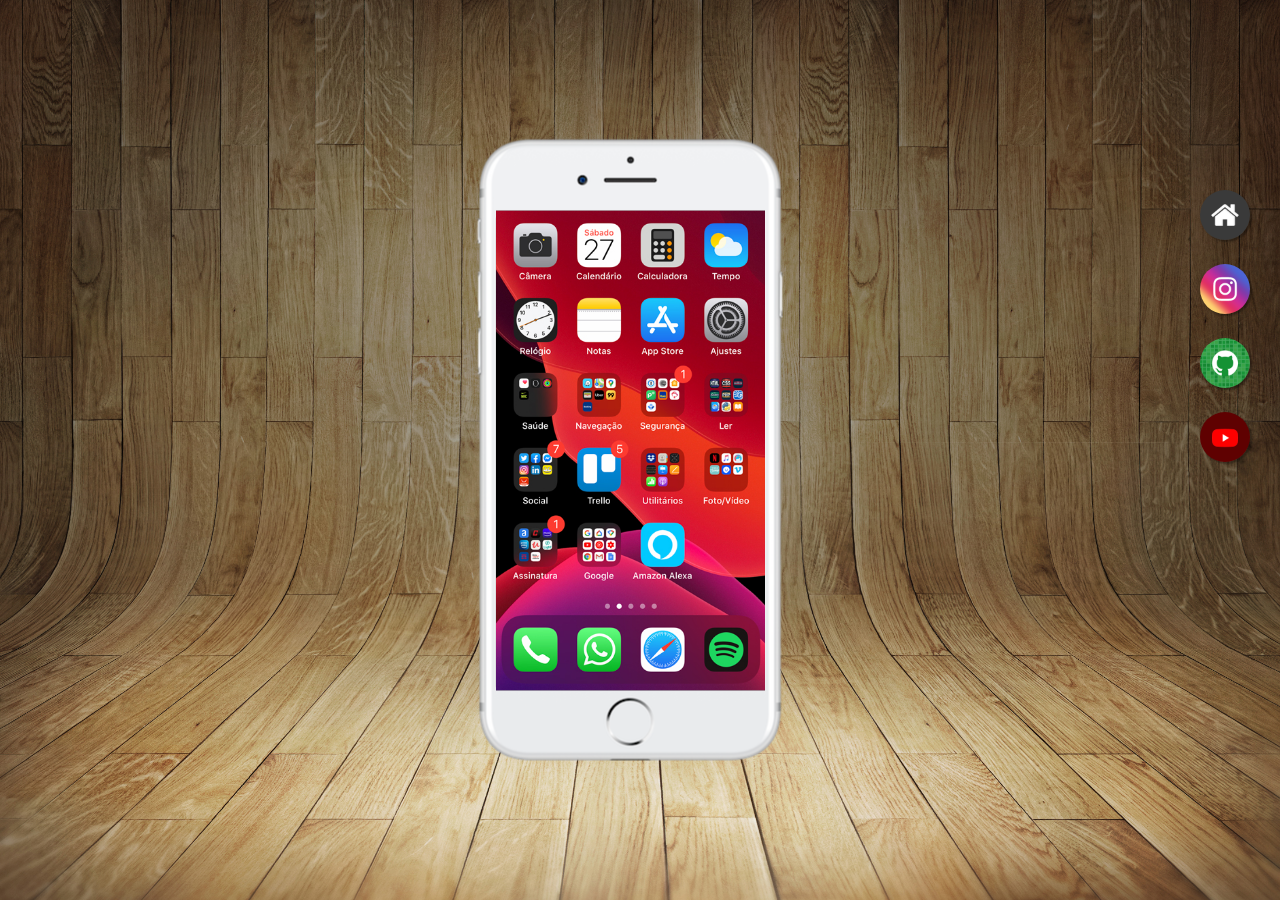
<file: index.html>
<!DOCTYPE html>
<html lang="en">
<head>
      <meta charset="UTF-8">
      <meta name="viewport" content="width=device-width, initial-scale=1.0">
      <title>Projeto Redes Sociais</title>
      <link rel="shortcut icon" href="favicon.ico" type="image/x-icon">
      <link rel="stylesheet" href="style.css">
</head>
<body>
      <main>
            <section id="telefone">
                  <iframe src="home.html" frameborder="0" name="tela" id="tela"> Seu navegador não suporta iframes.</iframe>

            </section>
            <section id="redes-sociais">
                  <a href="home.html" target="tela"><img src="imagens/logo-home.jpg" alt="Home"></a> <br>
                  <a href="instagram.html" target="tela"><img src="imagens/logo-instagram.jpg" alt="Instagram"></a> <br>
                  <a href="github.html" target="tela"><img src="imagens/logo-github.jpg" alt="GitHub"></a> <br>
                  <a href="youtube.html" target="tela"><img src="imagens/logo-youtube.jpg" alt="YouTube"></a> <br>
                  

            </section>
      </main>      
</body>
</html>
</file>
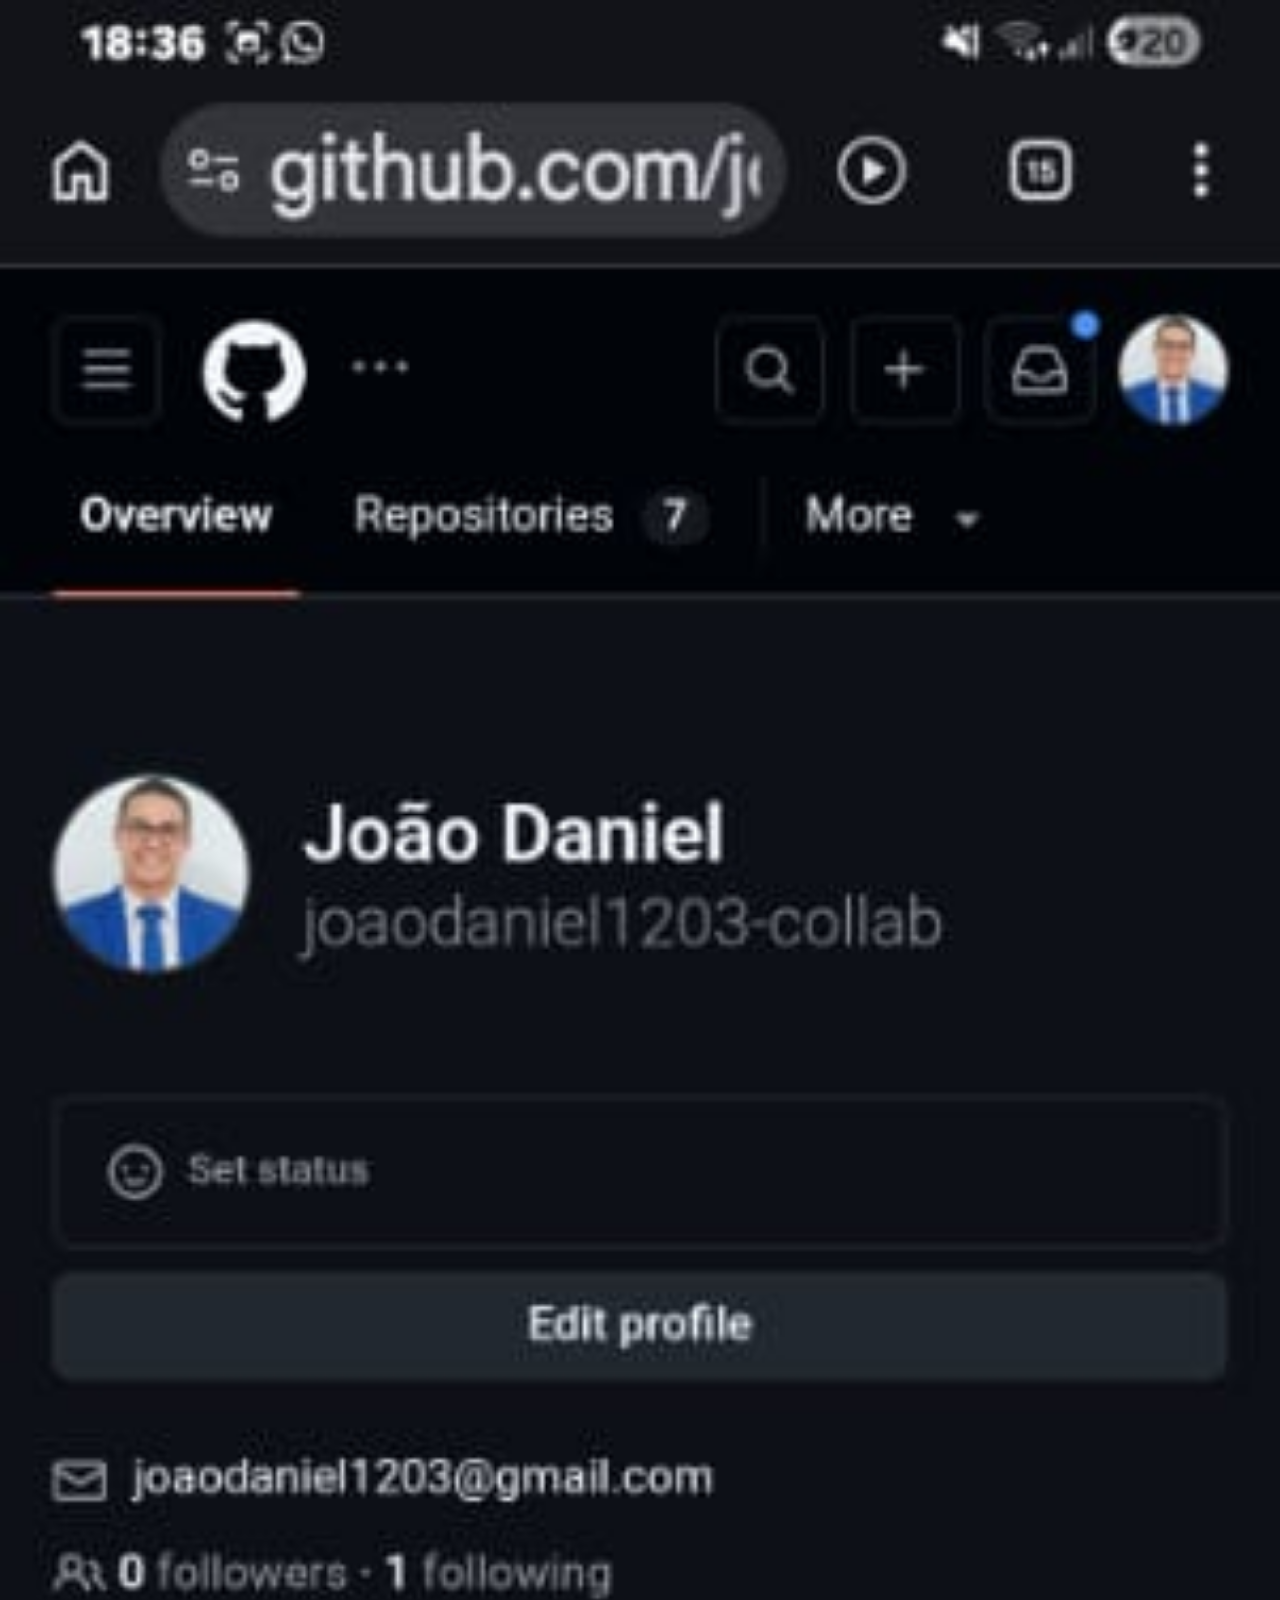
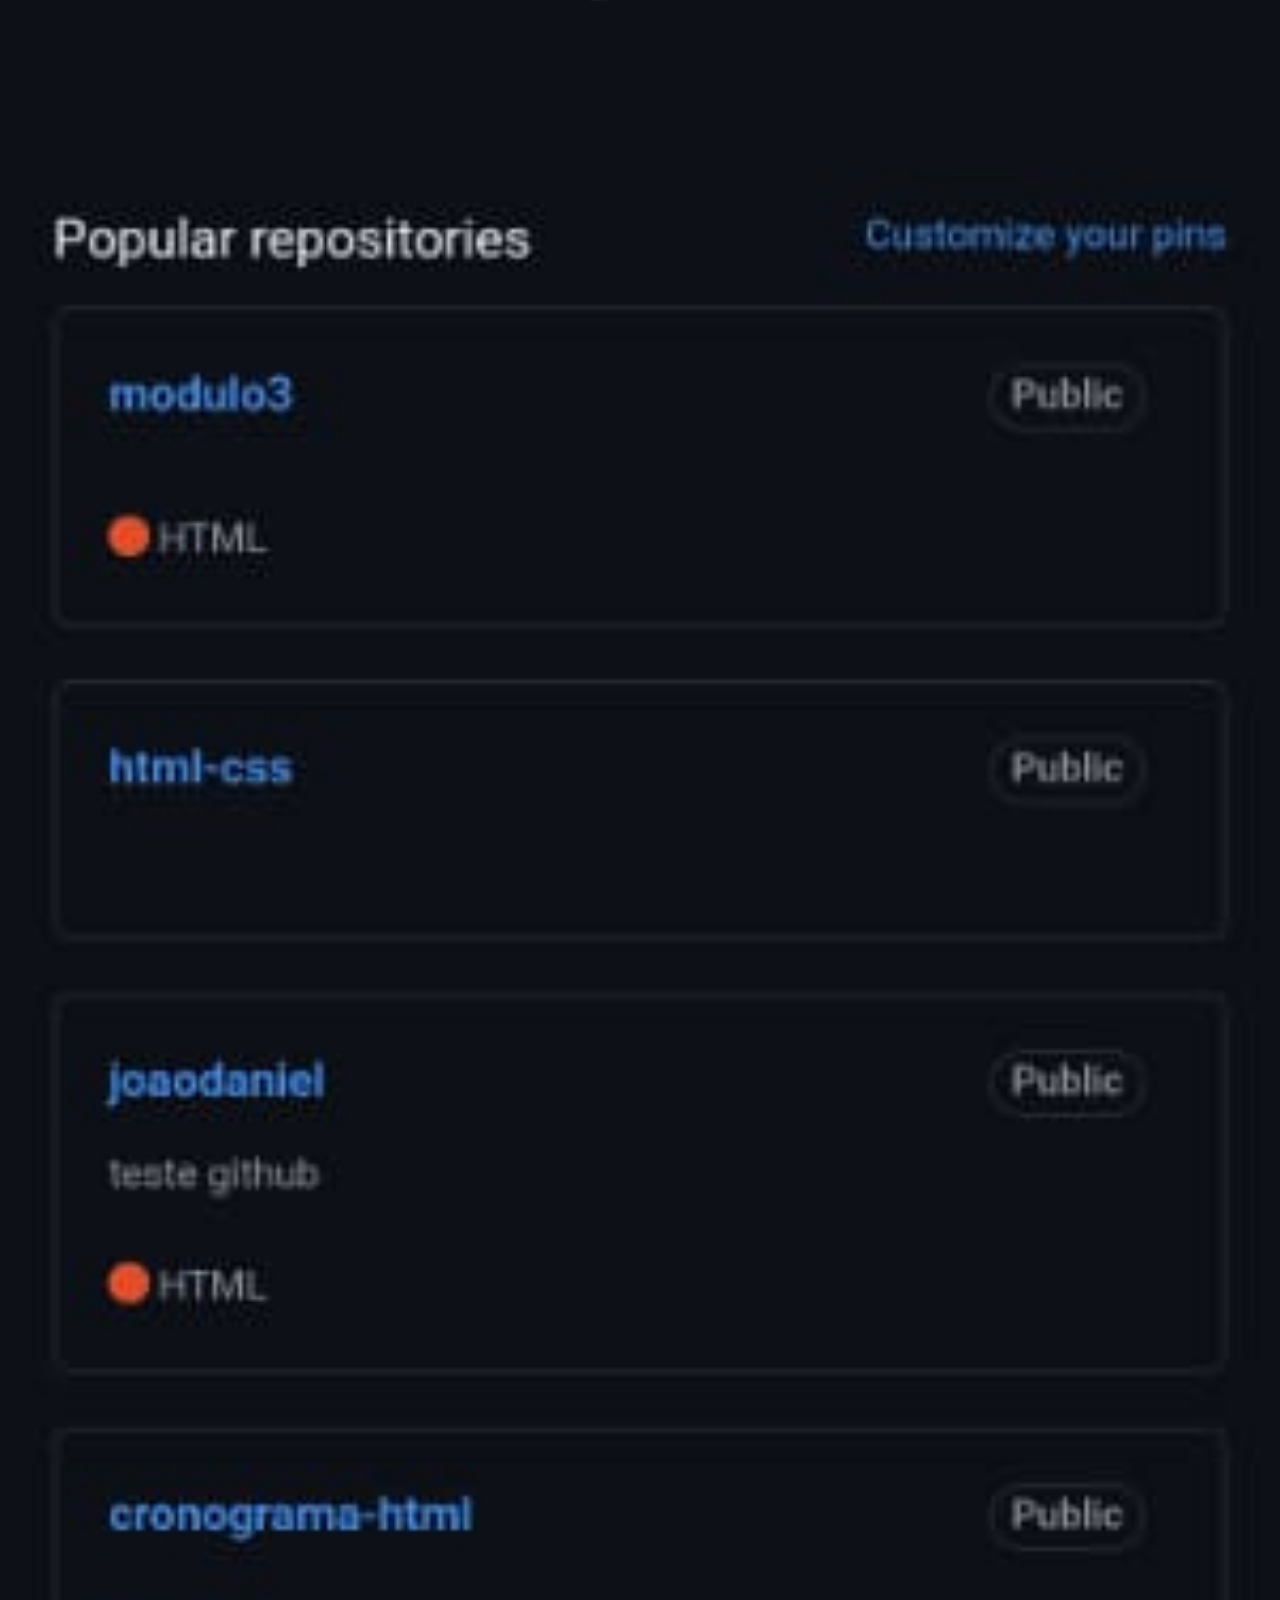
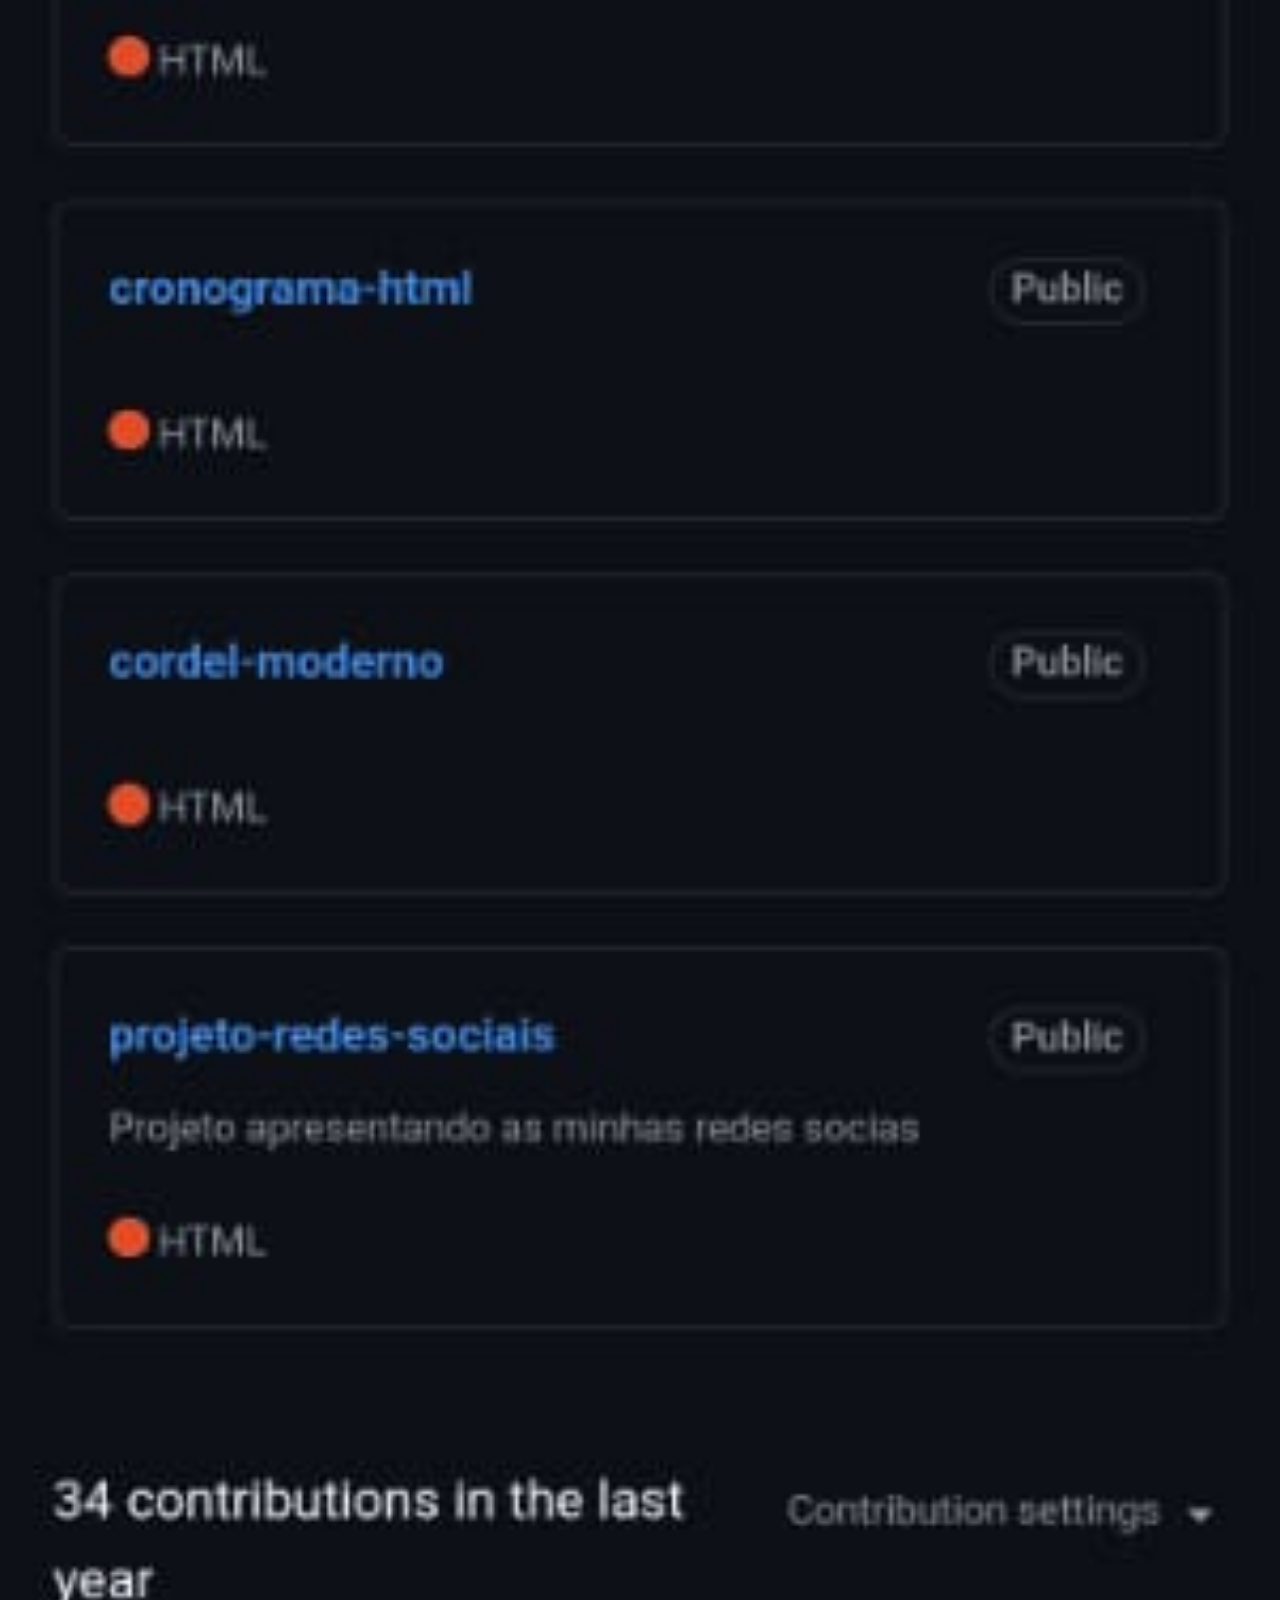
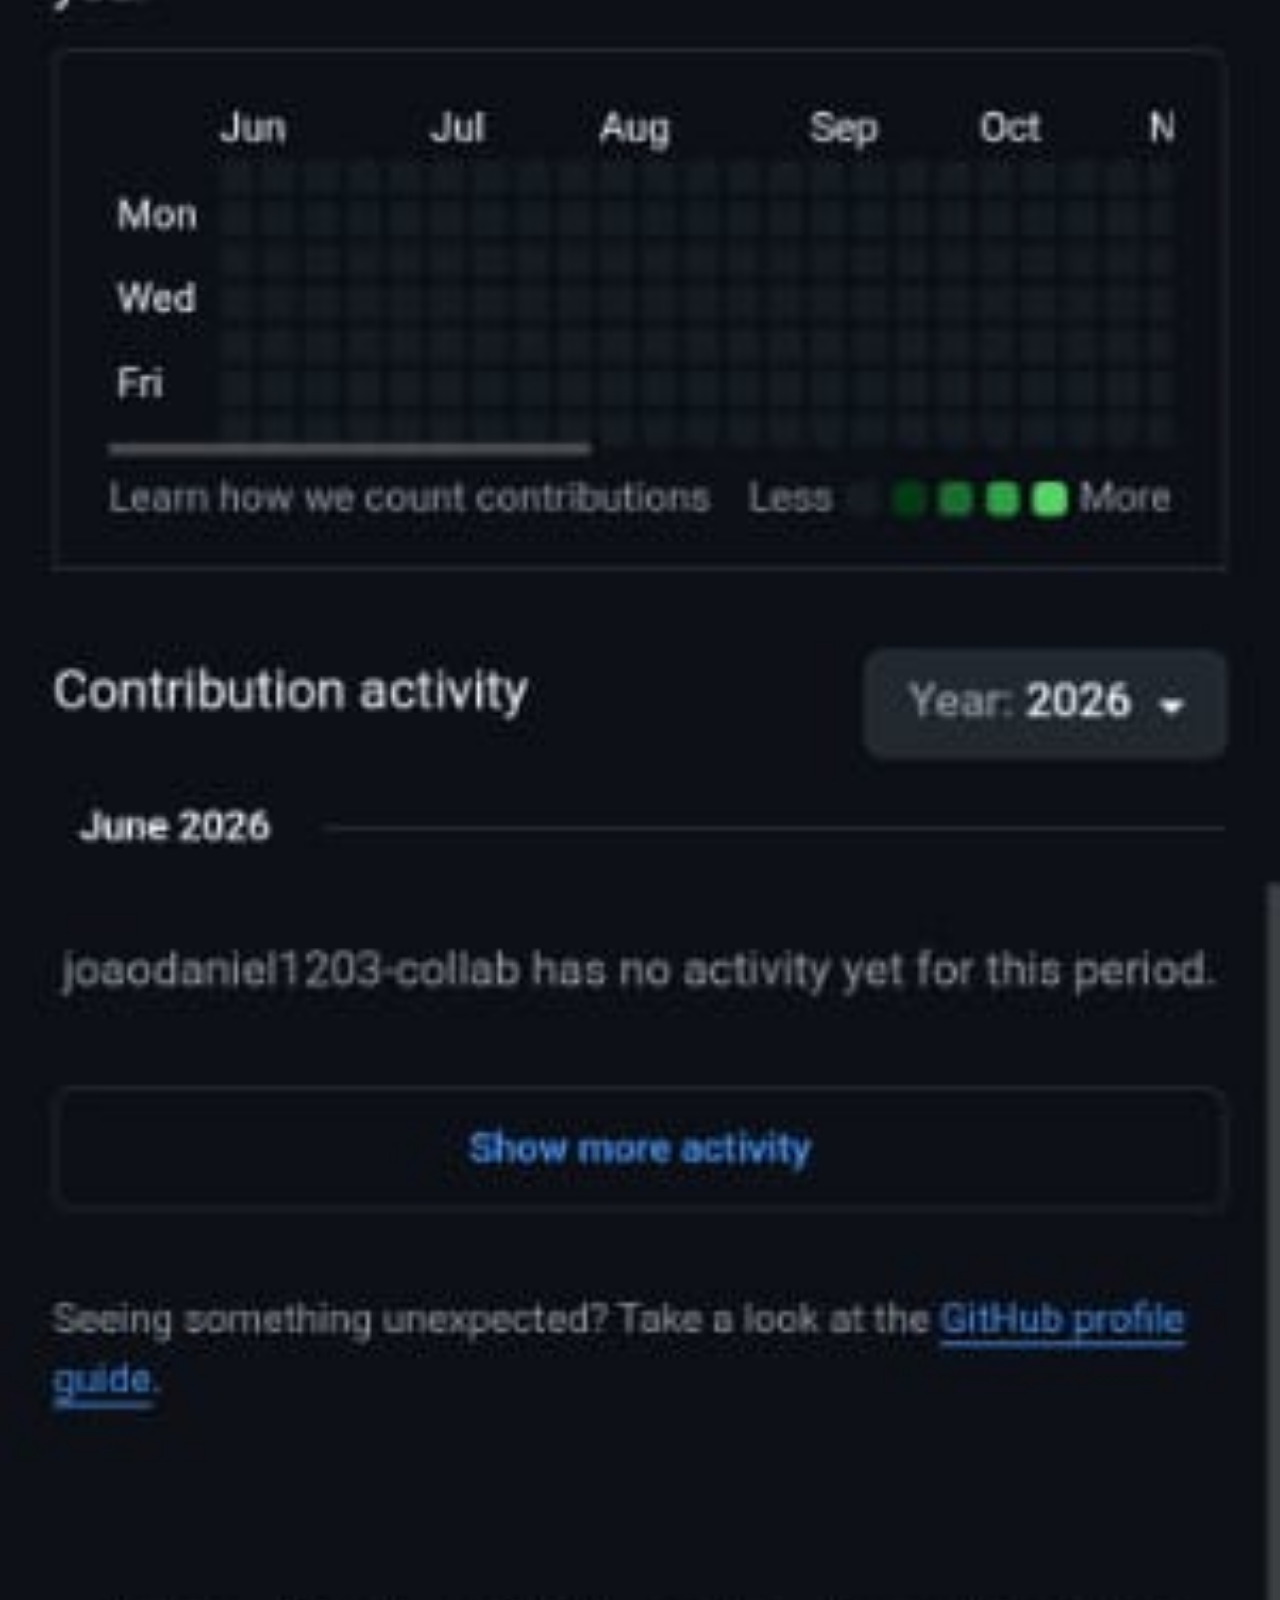
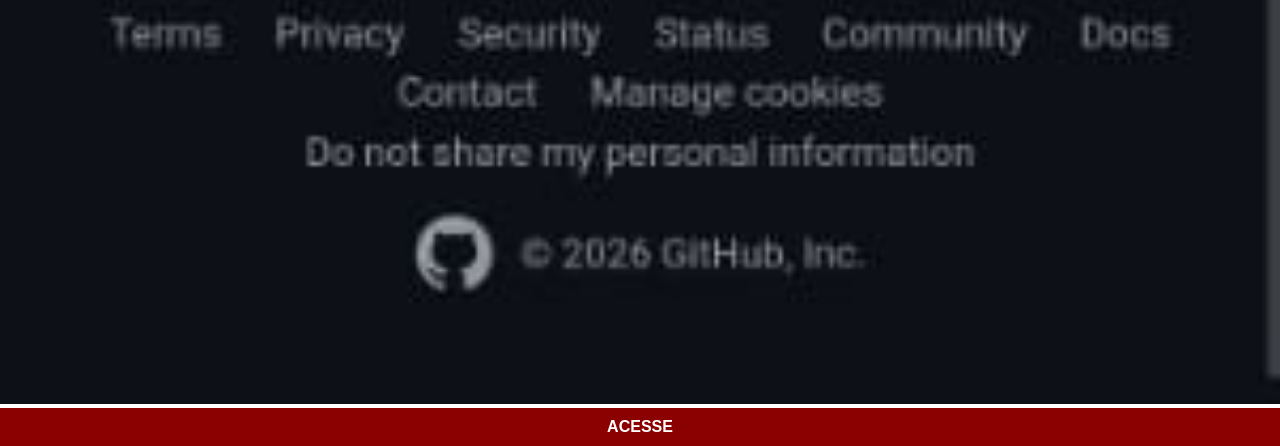
<file: github.html>
<!DOCTYPE html>
<html lang="en">
<head>
      <meta charset="UTF-8">
      <meta name="viewport" content="width=device-width, initial-scale=1.0">
      <title>GitHub</title>
      <link rel="stylesheet" href="estilos/social.css">
</head>
<body>
      <img src="imagens/github-daniel.jpg" alt="GitHub" target="tela">
      <a href="https://github.com/joaodaniel1203-collab" target="_blank">ACESSE</a>

</body>
      
</body>
</html>
</file>
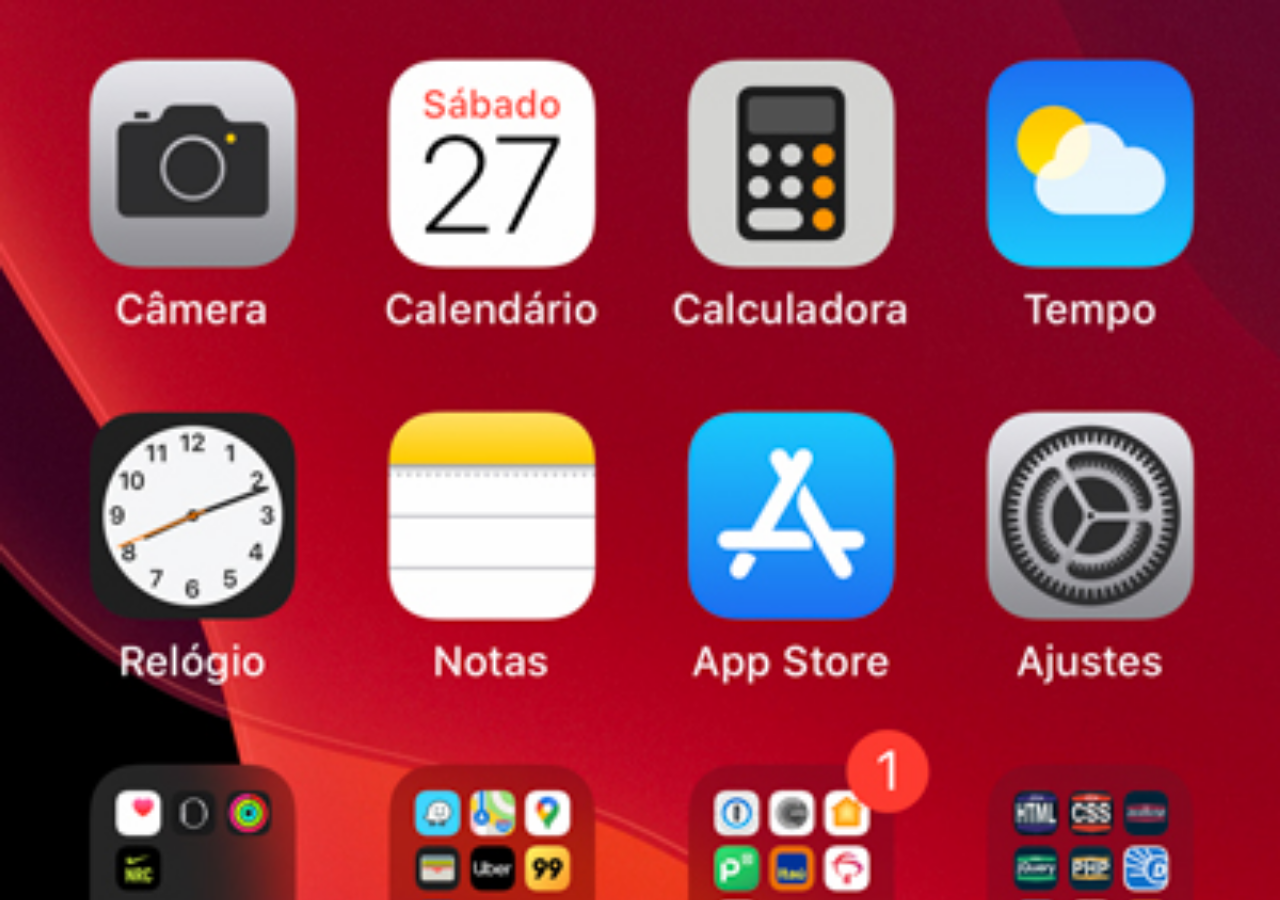
<file: home.html>
<!DOCTYPE html>
<html lang="pt-br">
<head>
      <meta charset="UTF-8">
      <meta name="viewport" content="width=device-width, initial-scale=1.0">
      <title>Home</title>
      <style>     
            * {
                  margin: 0;
                  padding: 0;
                  box-sizing: border-box;
            }
            body {
                  width: 100vw;
                  height: 100vh;
                  background: black url(imagens/tela-home.jpg) no-repeat top center;
                  background-size: cover;
                  top: 50%;
                  left: 50%;
            }
      </style>
</head>
<body>
      
</body>
</html>
</file>
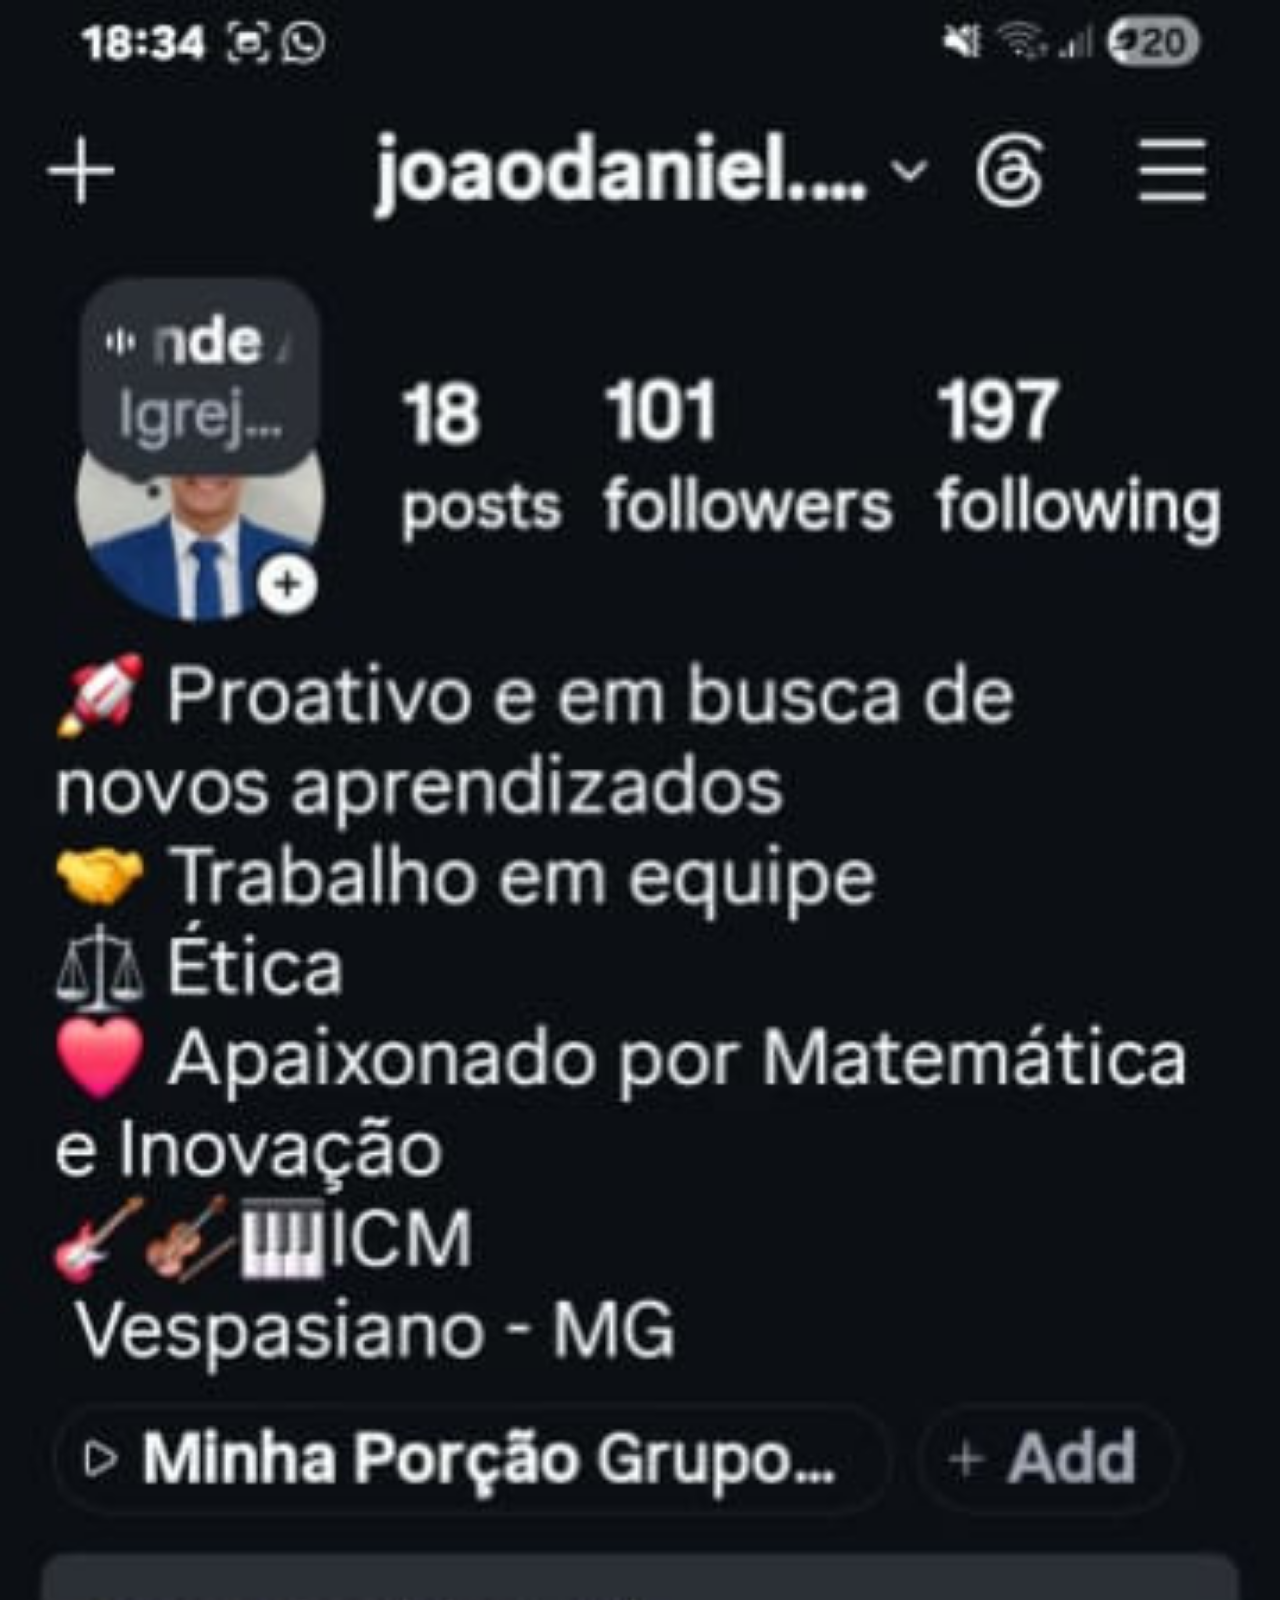
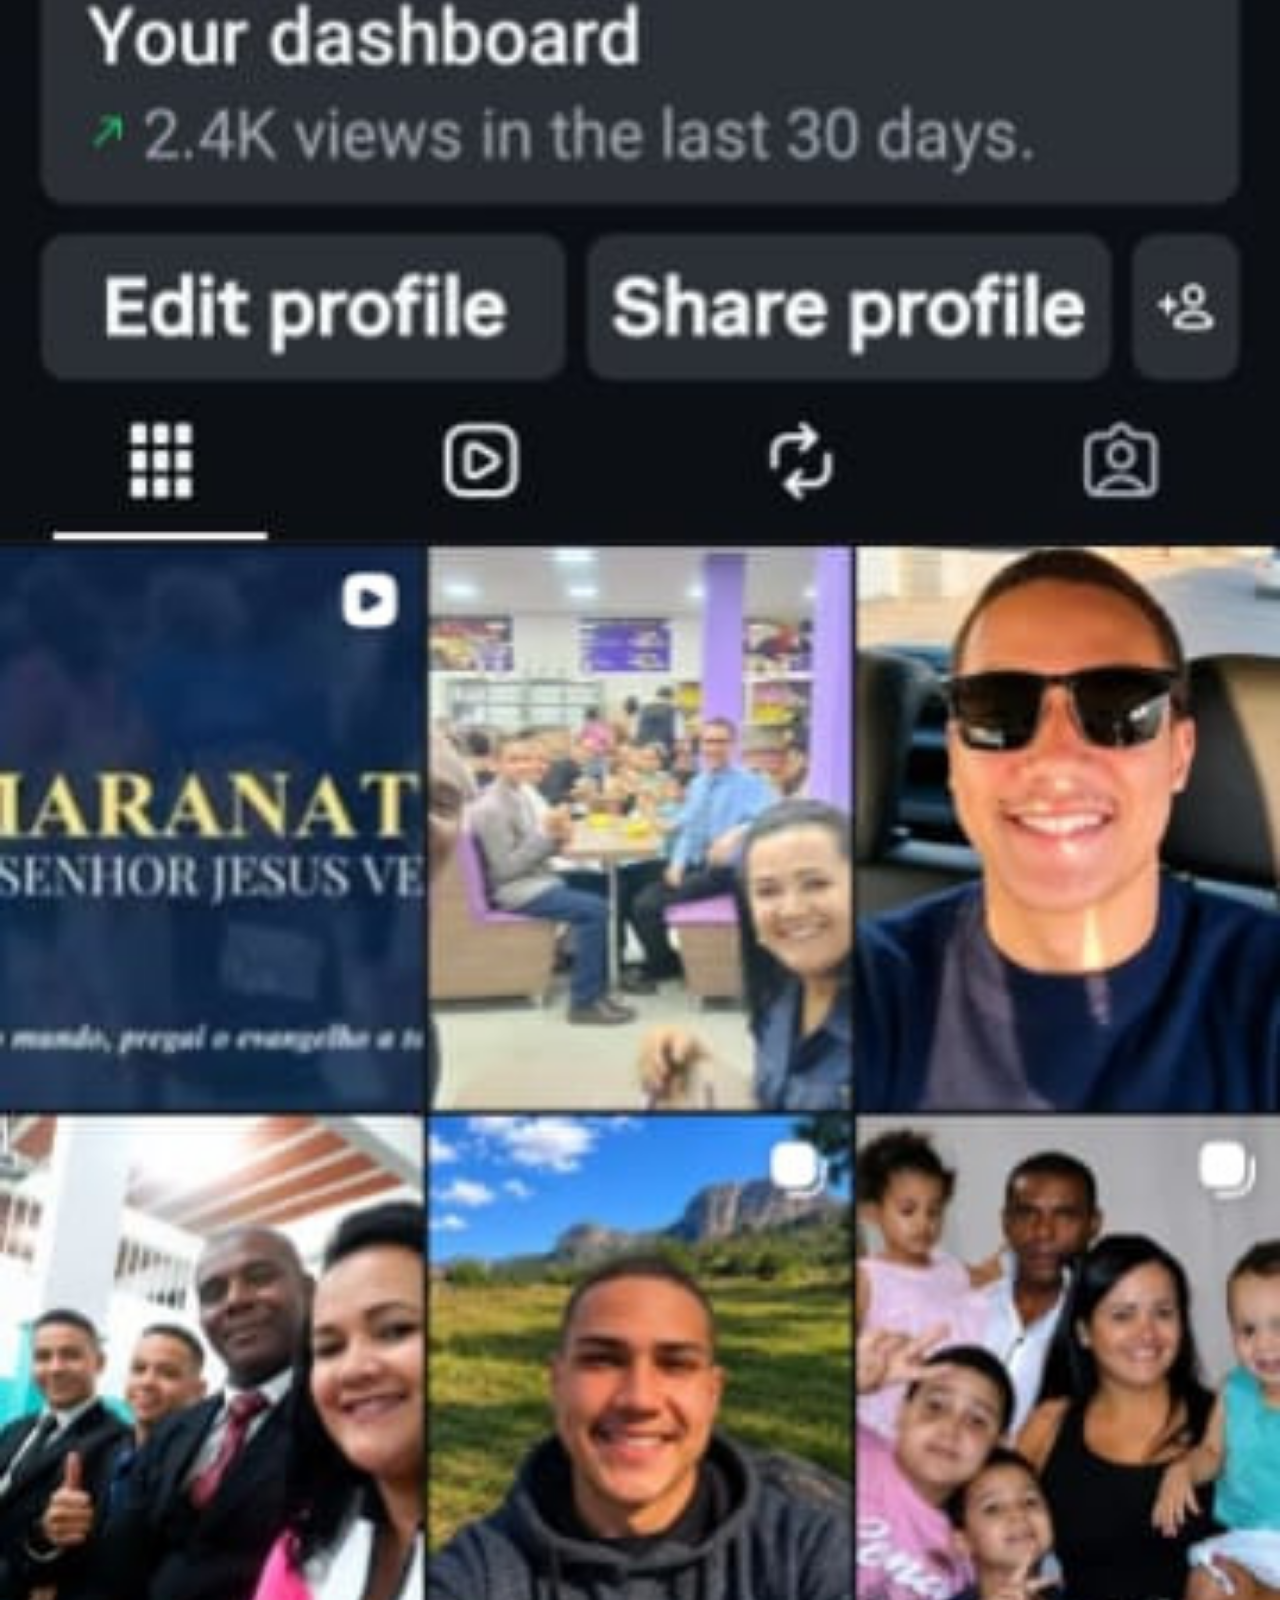
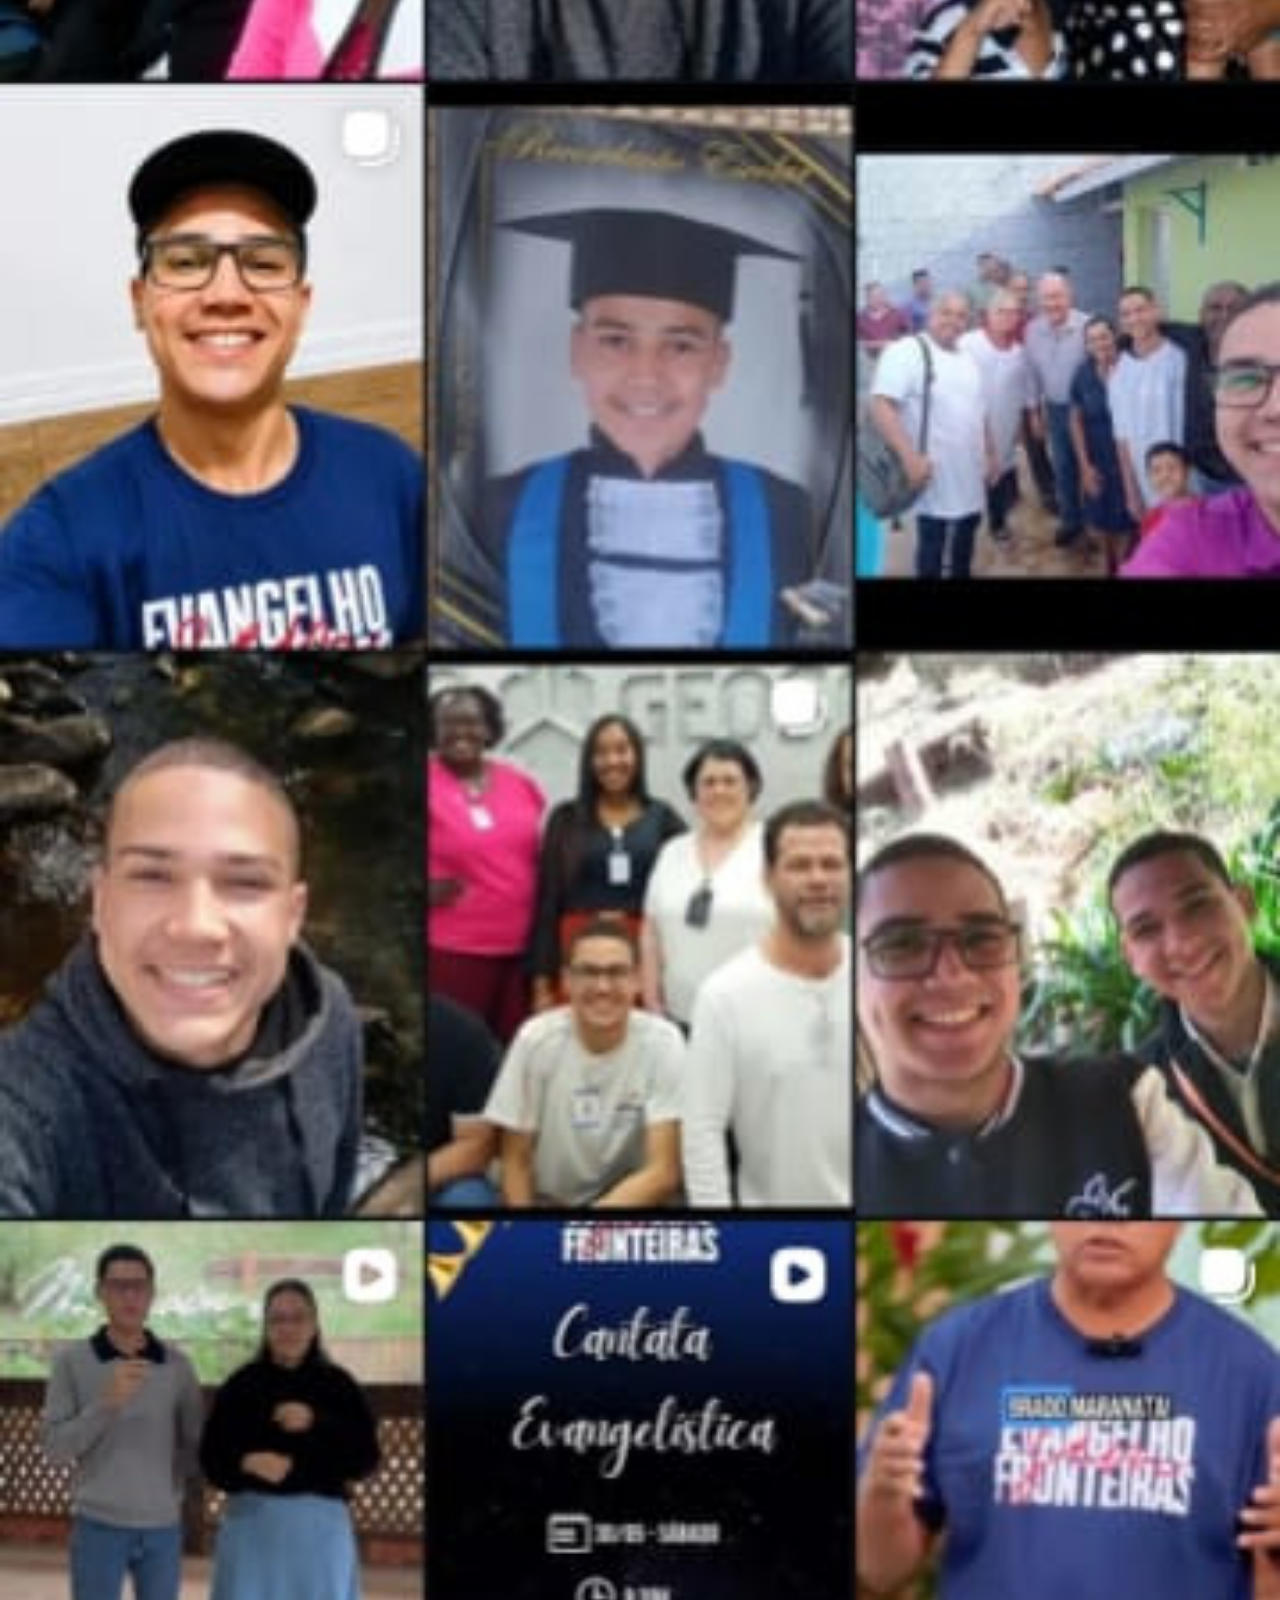
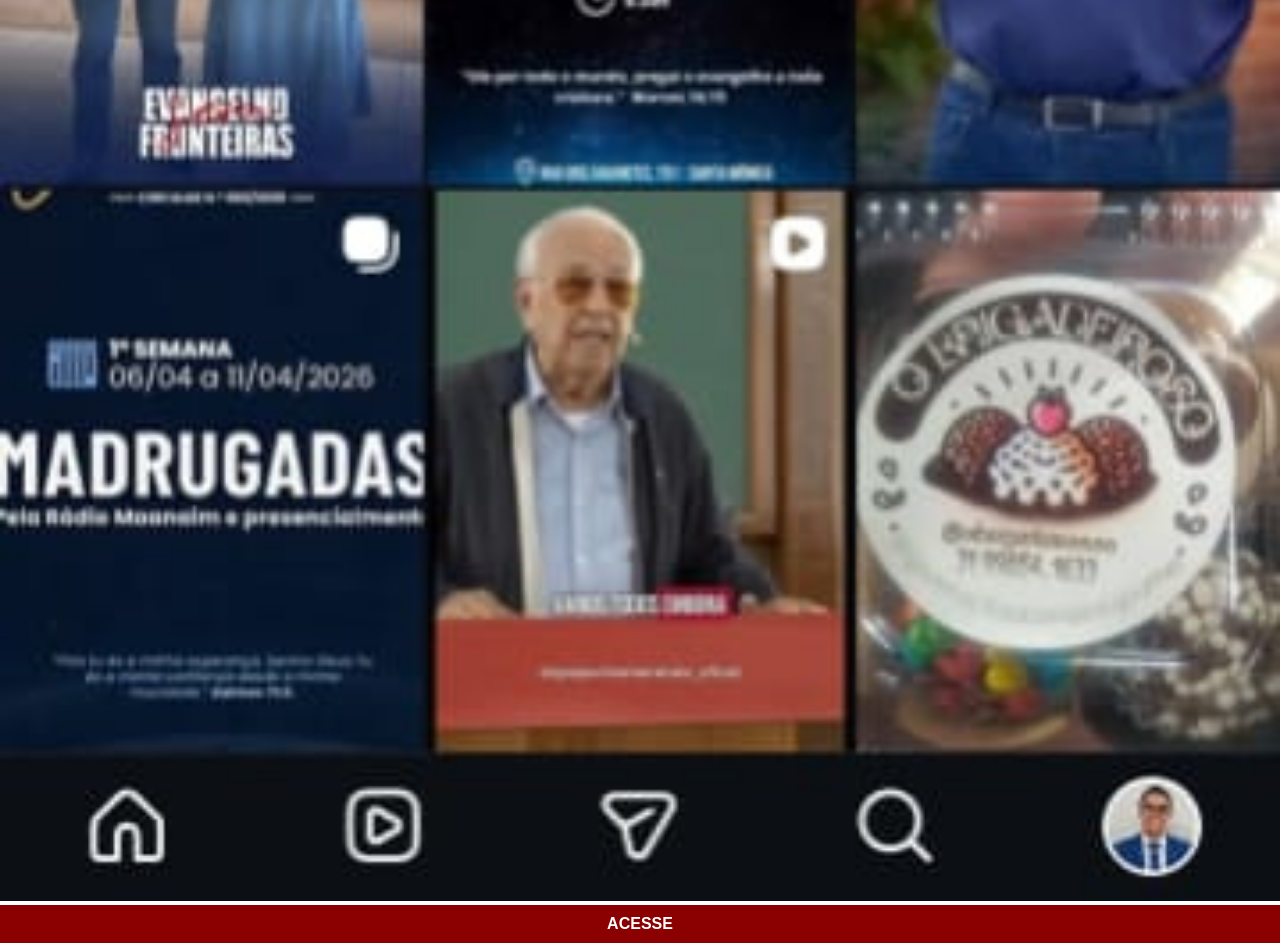
<file: instagram.html>
<!DOCTYPE html>
<html lang="en">
<head>
      <meta charset="UTF-8">
      <meta name="viewport" content="width=device-width, initial-scale=1.0">
      <title>Instagram</title>
      <link rel="stylesheet" href="estilos/social.css">
</head>
<body>
      <img src="imagens/instagram-danielpng.jpg" alt="Instagram" target="tela">
      <a href="https://www.instagram.com/joaodaniel.seles?utm_source=qr&igsh=Z2tvcWp0ZzFibmFj" target="_blank">ACESSE</a>
</body>
</html>
</file>
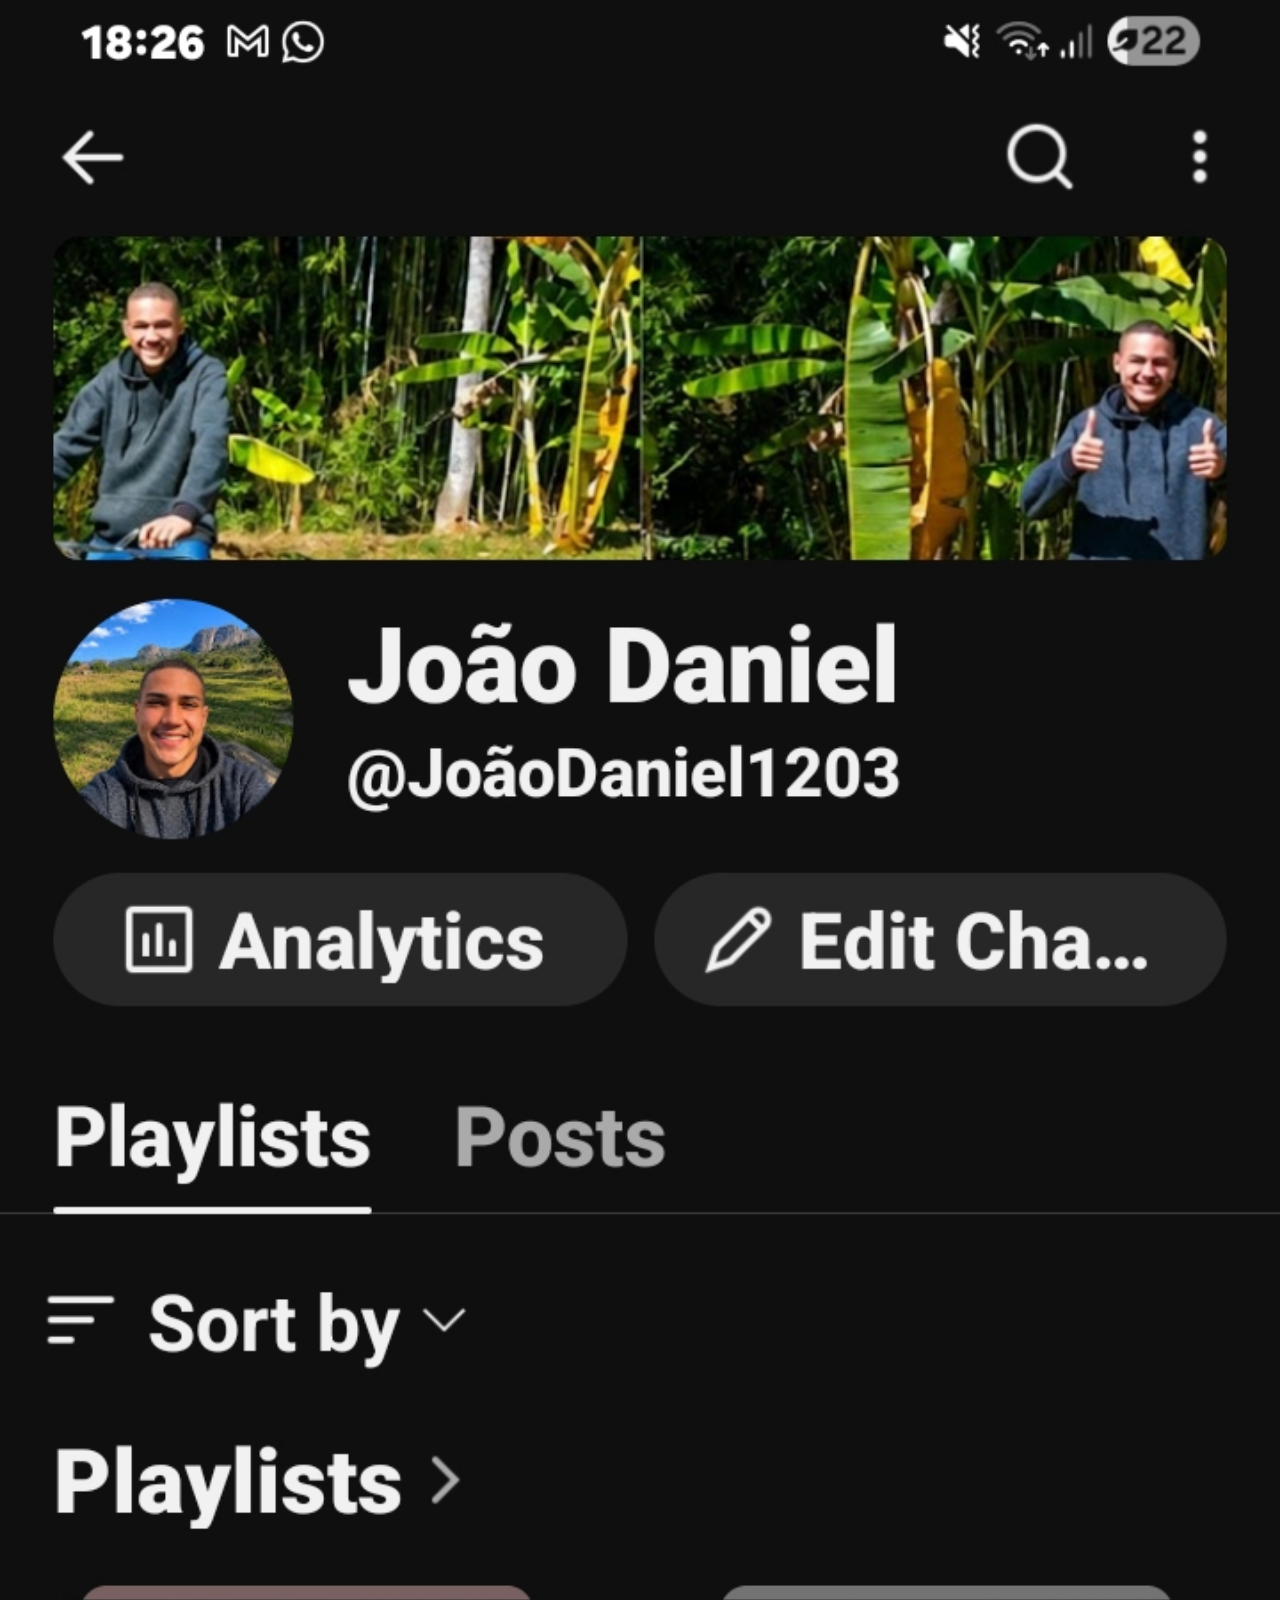
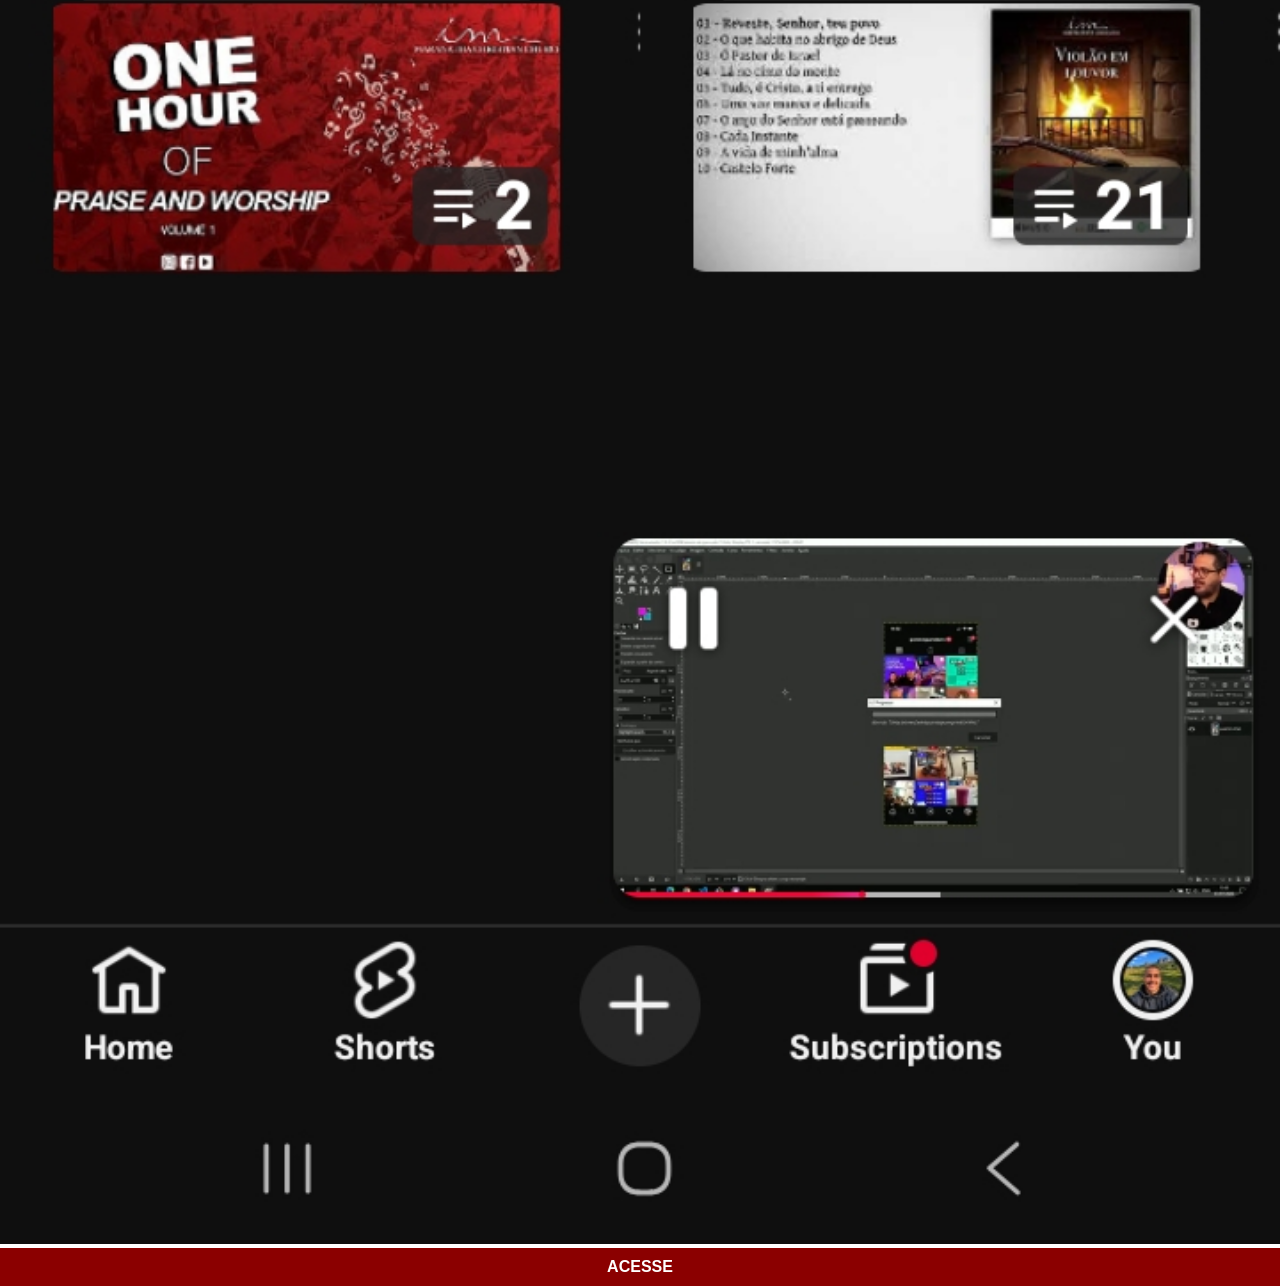
<file: youtube.html>
<!DOCTYPE html>
<html lang="en">
<head>
      <meta charset="UTF-8">
      <meta name="viewport" content="width=device-width, initial-scale=1.0">
      <title>YouTube</title>
      <link rel="stylesheet" href="estilos/social.css">
</head>
<body> 
      <img src="imagens/yt-danieljpg.jpg"  alt="YouTube" target="_blank">
      <a href="https://youtube.com/@joaodaniel1203?si=qBvAKSmouyG9tRmF" target="_blank">ACESSE</a>
            
            
      </main>
            

</body>     
</html>
</file>
<file: style.css>
@charset "UTF-8";
* {
  margin: 0;
  padding: 0;
  font-family: Arial, Helvetica, sans-serif;
}
html , body{
  height: 100vh;
  width: 100%;
  
   
  
  

}
body{
      
      background: black url(imagens/fundo-madeira.jpg) no-repeat top center fixed ;
      background-size: cover;

      
}
main{
      height: 100vh;
      position: relative;
}
      
section#telefone{
     
      height: 100vh;
      position: absolute;
      top: 50%;
      left: 50%;
      height: 627px;
      width : 331px; 
      transform: translate(-50%, -50%);
      background-image: url(imagens/frame-iphone.png);
      background-repeat: no-repeat;

}
section#redes-sociais{
      text-align: right;
      padding: 20px;
      

}
section#redes-sociais img{
      width: 50px;
      height: 50px;
      margin: 10px;
      border-radius: 50%;
      transition: transform 0.5s ease;
      box-shadow: 2px 2px 2px rgba(0, 0, 0, 0.349);
      position: relative;
      top: 160px;
      left:auto;

}
section#redes-sociais img:hover{
      transform: scale(1.2);
      box-shadow: 4px 4px 2px rgba(0, 0, 0, 0.429);
      border: white solid 2px; 
      
      
      
}
iframe#tela {
      position: absolute;
      top: 50%;
      left: 47%;
      height: 480px;
      width : 269px; 
      transform: translate(-50%, -50%);
      border: none;
      background-size: cover;
      

}
</file>
<file: estilos/social.css>
* {
                  margin: 0;
                  padding: 0;
                  font-family: Arial, Helvetica, sans-serif;
             }
             ::-webkit-scrollbar {
                  width: 0px;
                  height: 0px;
             }
             img {
                     width: 100vw;
                     
             }
             a {
                     display:block ;
                     background-color: darkred;
                     color: white;
                     padding: 10px;
                     text-align: center;
                     font-weight: bolder;
                     text-decoration: none;
                  
            }
             a:hover {
                     background-color: red;
                     transition: background-color 0.6s ease;
            }
</file>
